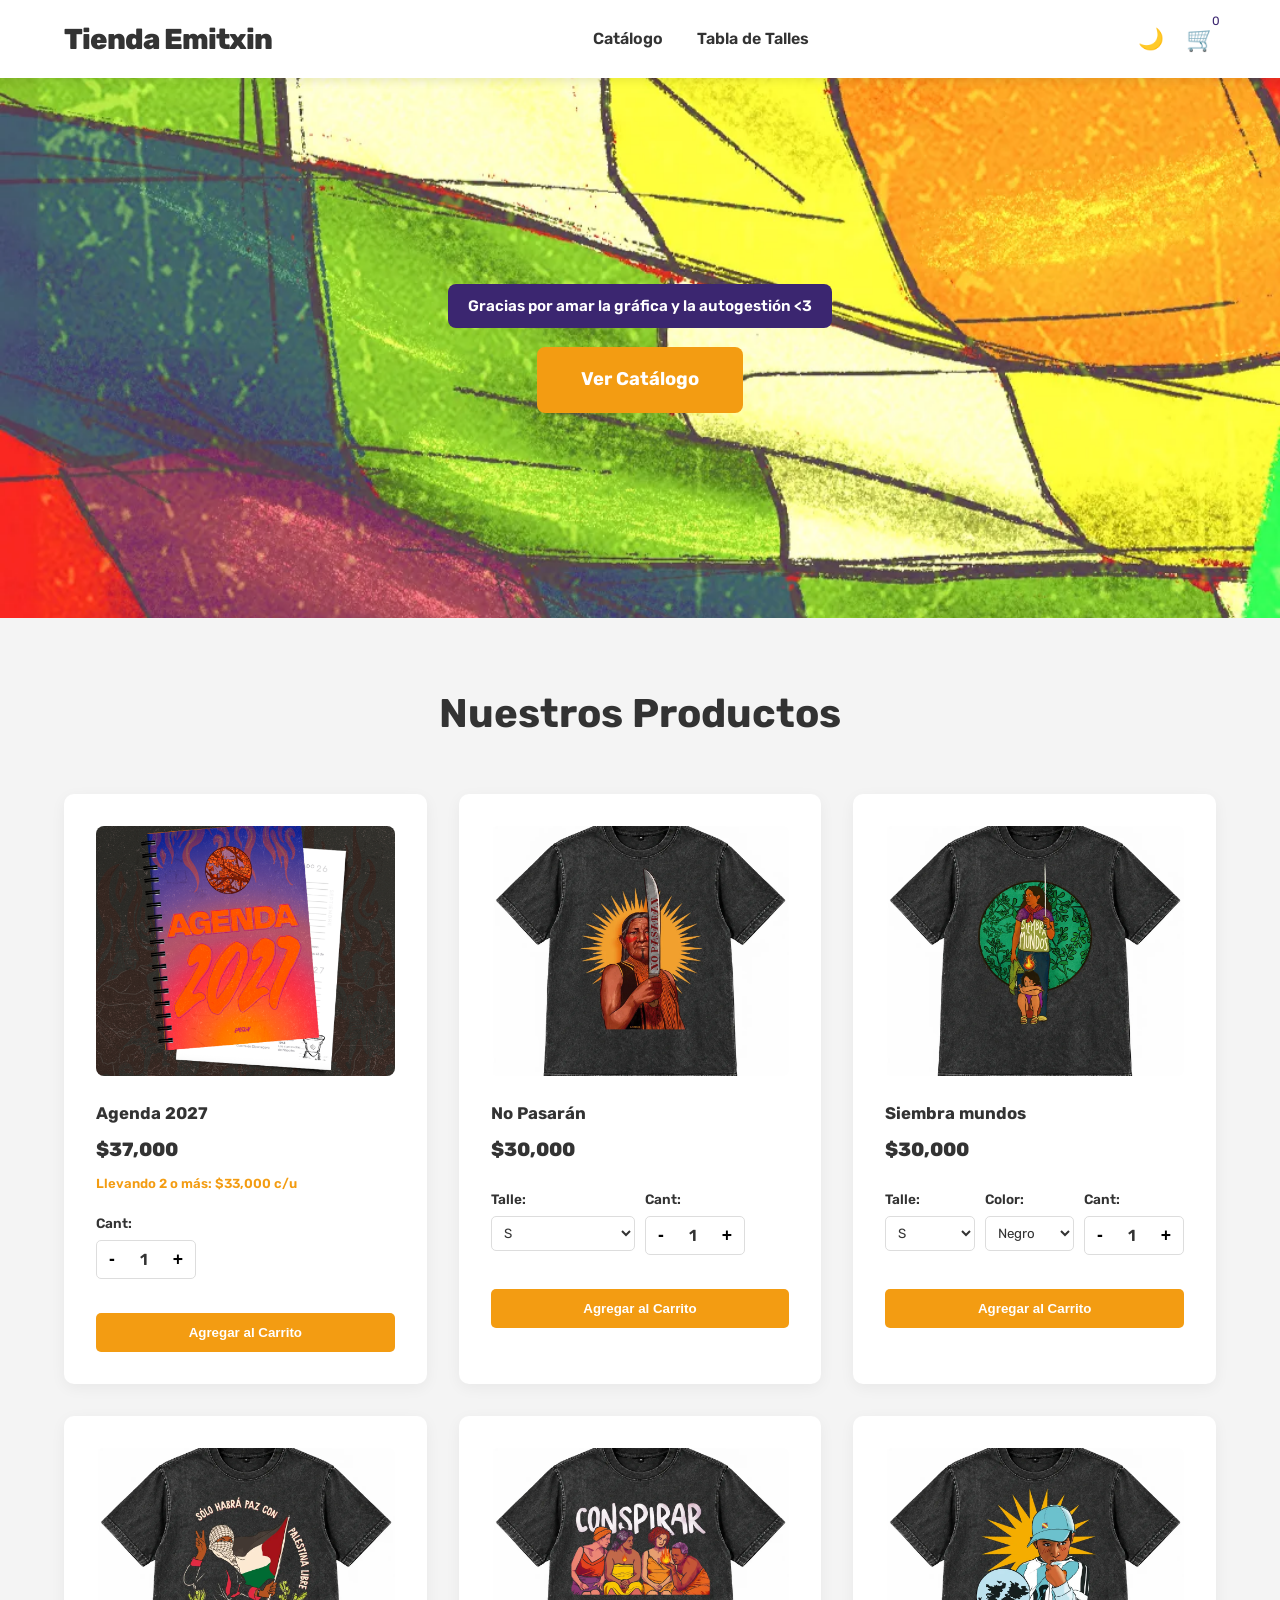
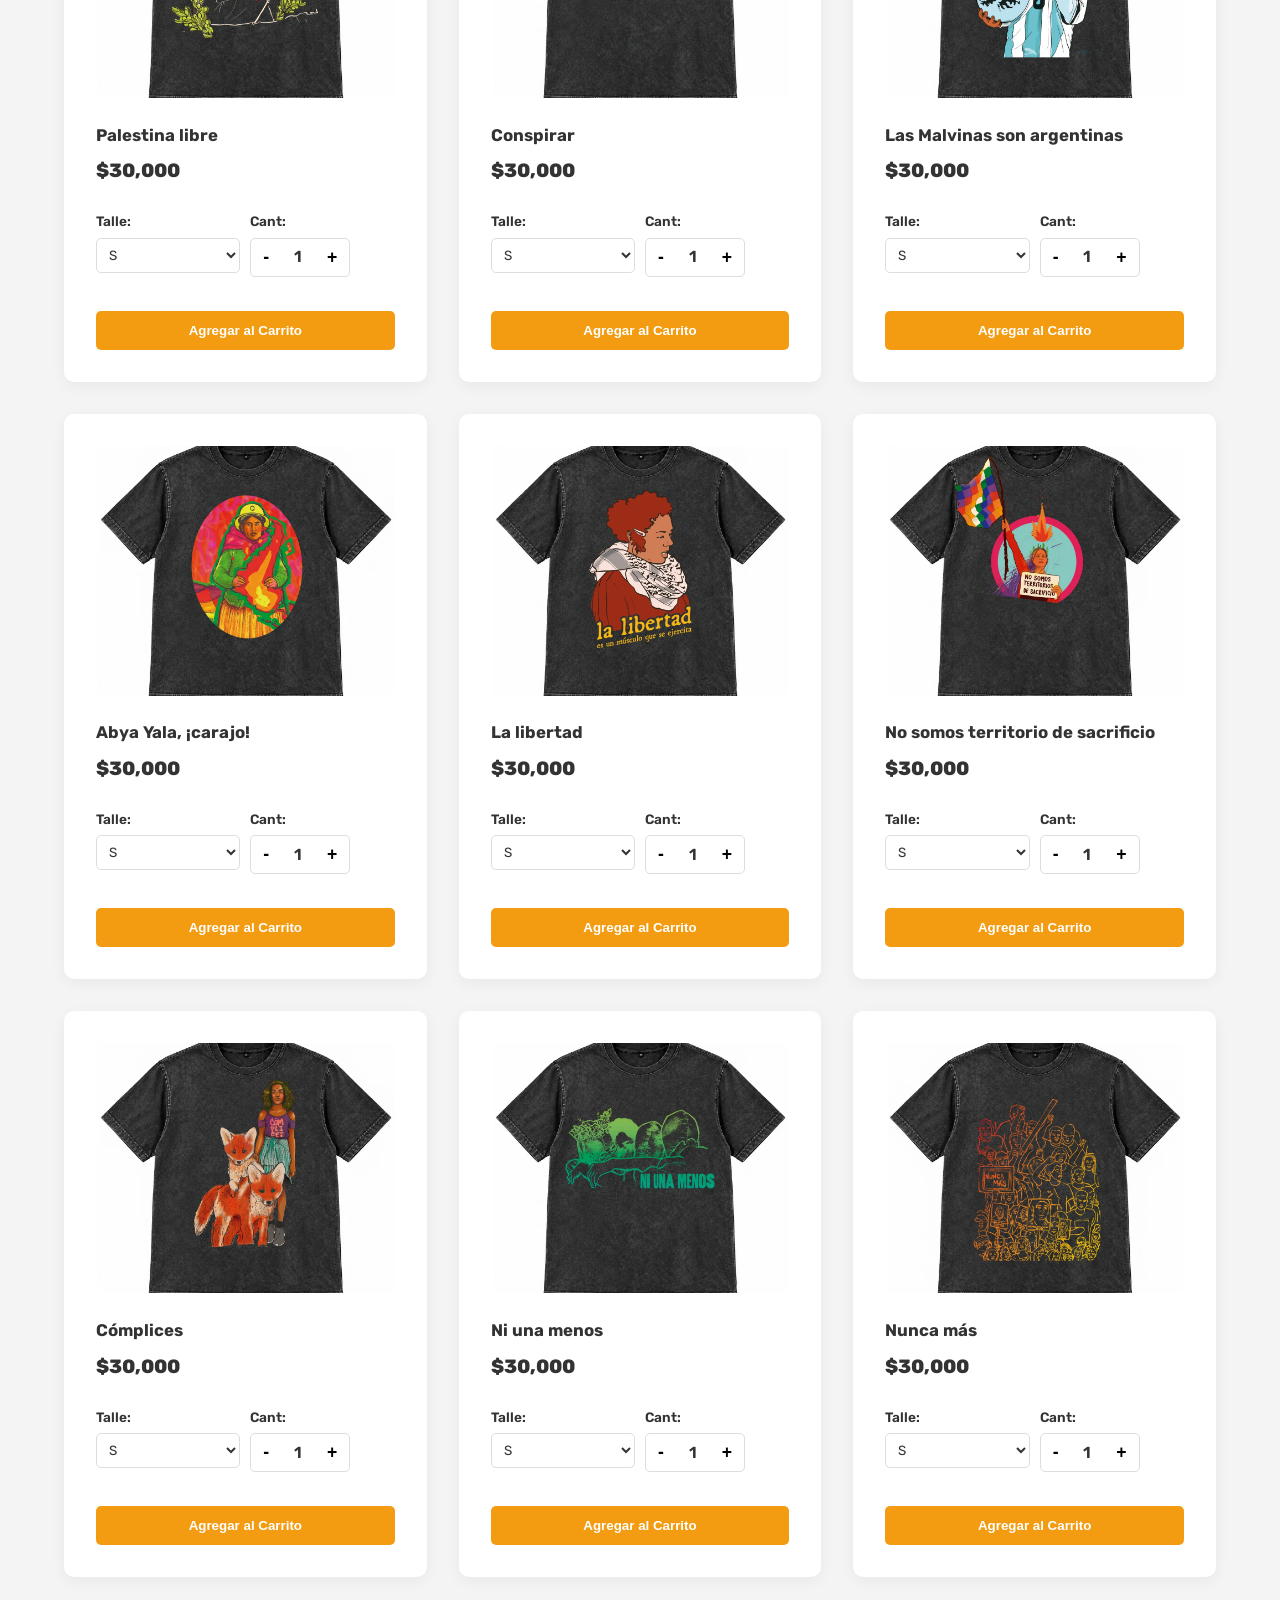
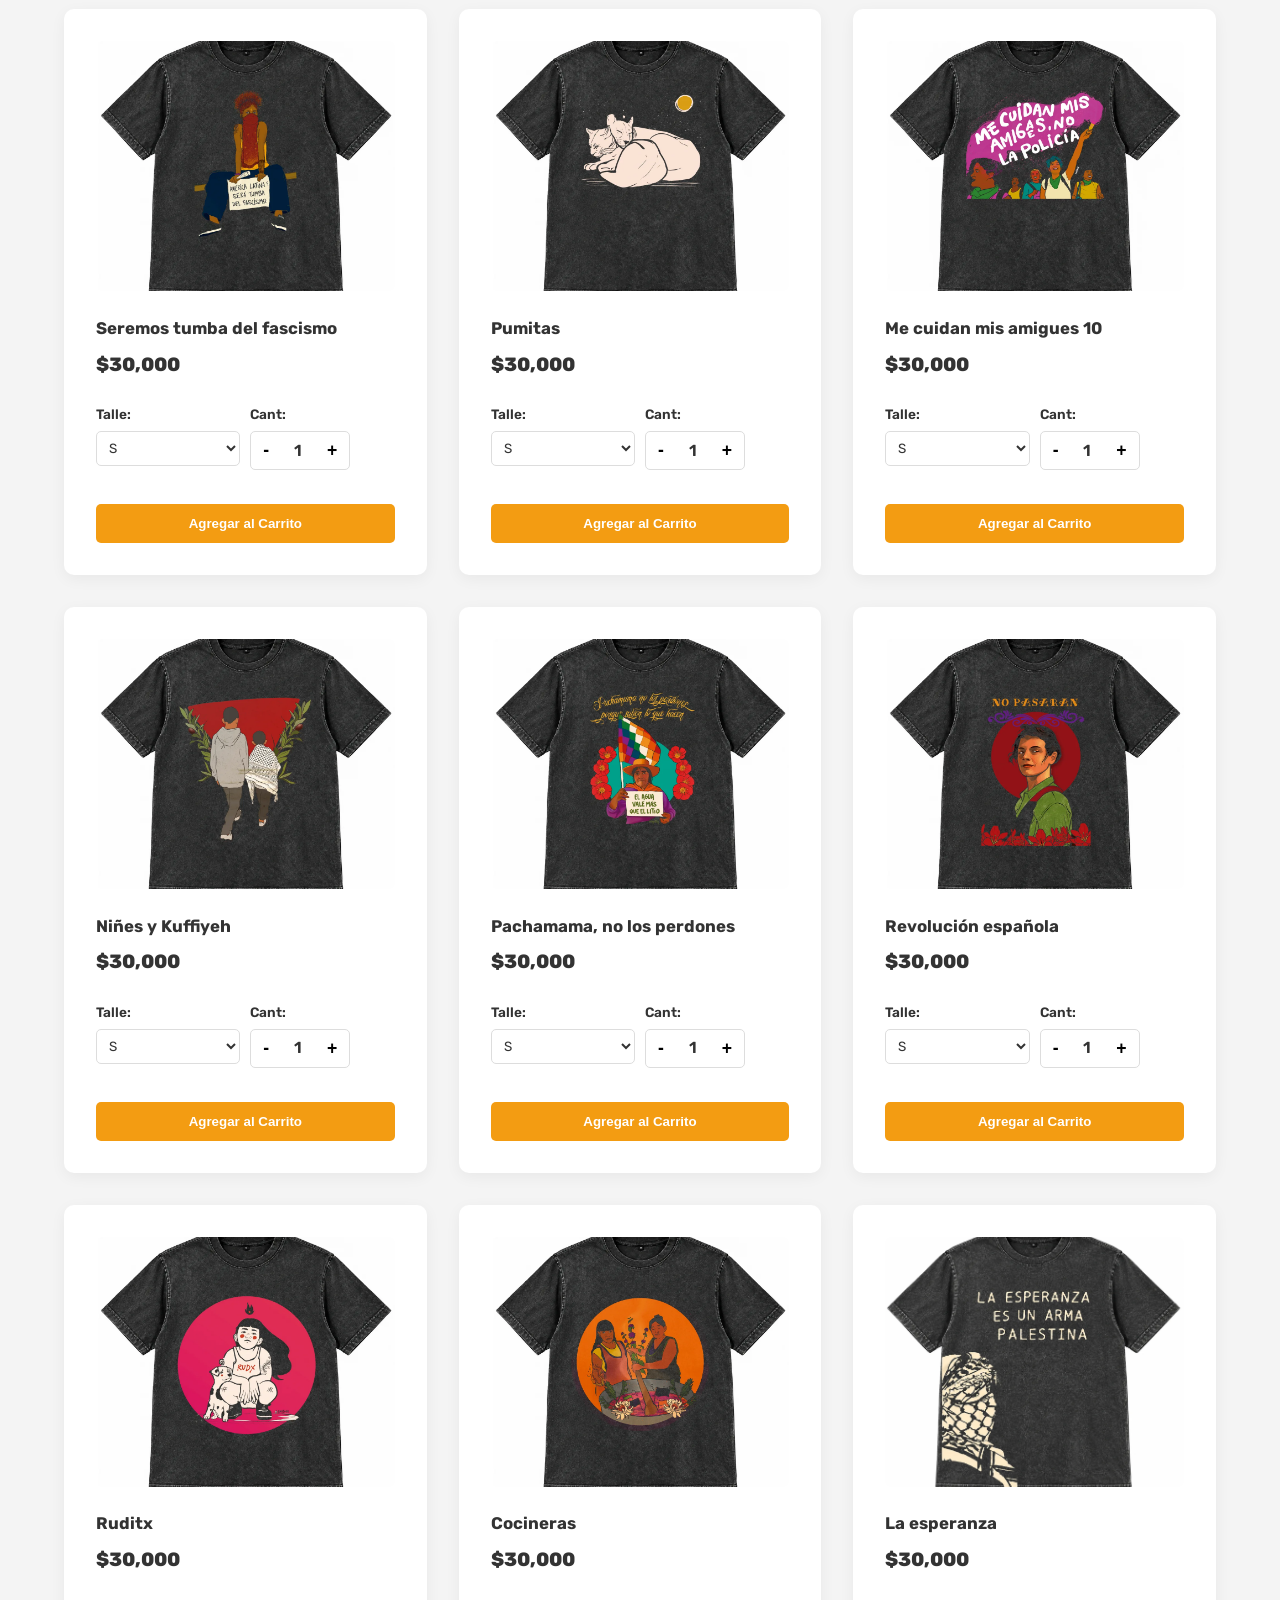
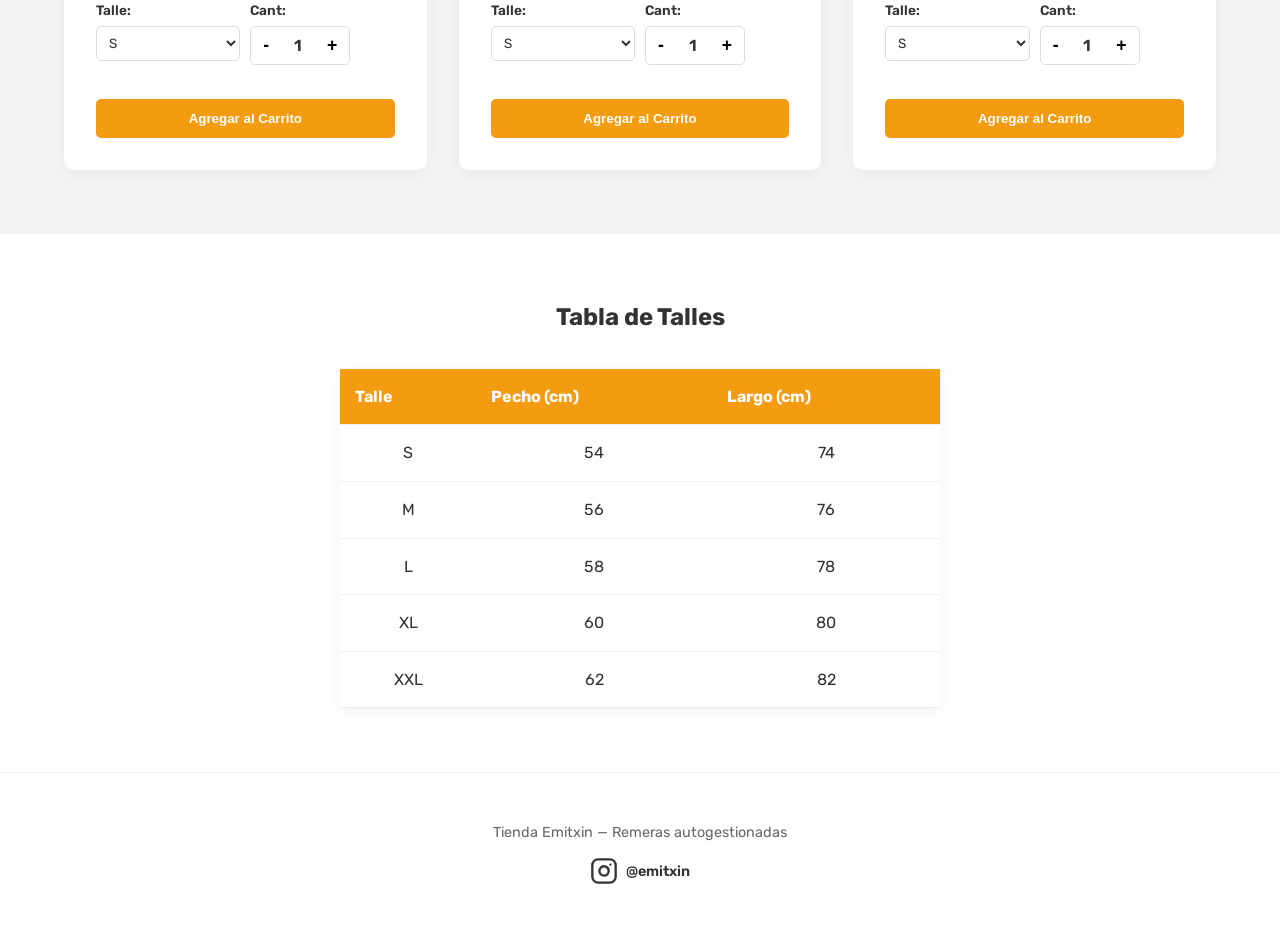
<file: index.html>
<!DOCTYPE html>
<html lang="es">

<head>
    <meta charset="UTF-8">
    <meta name="viewport" content="width=device-width, initial-scale=1.0">
    <title>Tienda Emitxin</title>
    <link rel="stylesheet" href="css/style.css">
    <link href="https://fonts.googleapis.com/css2?family=Rubik:wght@400;600;800&display=swap" rel="stylesheet">
</head>

<body>

    <!-- Navbar -->
<header class="navbar">
        <div class="logo">Tienda Emitxin</div>
        <div class="nav-links">
            <a href="#catalogo">Catálogo</a>
            <a href="#talles">Tabla de Talles</a>
        </div>
        <div class="nav-controls">
            <button id="theme-toggle" class="theme-toggle" title="Cambiar tema">🌙</button>
            <div class="cart-icon" id="open-cart">
                🛒 <span id="cart-count">0</span>
            </div>
        </div>
    </header>

    <!-- Hero con parallax -->
    <section class="hero-parallax" id="hero-parallax">
        <img src="img/hero.webp" alt="Imagen de la tienda">
        <div class="hero-content">
            <p>Gracias por amar la gráfica y la autogestión &lt;3</p>
            <a href="#catalogo" class="btn-primary">Ver Catálogo</a>
        </div>
    </section>

    <!-- Catálogo -->
    <section id="catalogo" class="catalog">
        <h2>Nuestros Productos</h2>
        <div class="product-grid" id="product-grid">
            <!-- Los productos se inyectan con JS -->
        </div>
    </section>

    <!-- Tabla de Talles -->
    <section id="talles" class="size-chart-section">
        <h2>Tabla de Talles</h2>
        <table class="size-chart">
            <thead>
                <tr>
                    <th>Talle</th>
                    <th>Pecho (cm)</th>
                    <th>Largo (cm)</th>
                </tr>
            </thead>
            <tbody>
                <tr>
                    <td>S</td>
                    <td>54</td>
                    <td>74</td>
                </tr>
                <tr>
                    <td>M</td>
                    <td>56</td>
                    <td>76</td>
                </tr>
                <tr>
                    <td>L</td>
                    <td>58</td>
                    <td>78</td>
                </tr>
                <tr>
                    <td>XL</td>
                    <td>60</td>
                    <td>80</td>
                </tr>
                <tr>
                    <td>XXL</td>
                    <td>62</td>
                    <td>82</td>
                </tr>
            </tbody>
        </table>
    </section>

    <!-- Footer -->
    <footer class="site-footer">
        <p>Tienda Emitxin — Remeras autogestionadas</p>
        <a href="https://www.instagram.com/emitxin/" target="_blank" rel="noopener" aria-label="Instagram">
            <svg xmlns="http://www.w3.org/2000/svg" width="28" height="28" viewBox="0 0 24 24" fill="none" stroke="currentColor" stroke-width="2" stroke-linecap="round" stroke-linejoin="round"><rect x="2" y="2" width="20" height="20" rx="5" ry="5"/><path d="M16 11.37A4 4 0 1 1 12.63 8 4 4 0 0 1 16 11.37z"/><line x1="17.5" y1="6.5" x2="17.51" y2="6.5"/></svg>
            <span>@emitxin</span>
        </a>
    </footer>

    <!-- Modal Carrito -->
    <div class="cart-overlay" id="cart-overlay"></div>
    <div class="cart-sidebar" id="cart-sidebar">
        <div class="cart-header">
            <h3>Mi Pedido</h3>
            <button id="close-cart">&times;</button>
        </div>
        <div class="cart-items" id="cart-items">
            <!-- Items del carrito -->
        </div>
        <div class="cart-footer">
            <div class="totals-box">
                <div class="totals-row"><span>Subtotal</span><span>$<span id="subtotal-price">0</span></span></div>
                <div class="totals-row"><span>Envío</span><span id="shipping-cost-label">$0</span></div>
                <div class="totals-row totals-total"><span>Total</span><span>$<span id="total-price">0</span></span>
                </div>
            </div>

            <div class="shipping-info" id="shipping-section">
                <h4>Datos de Envío</h4>
                <form id="shipping-form">
                    <input type="text" id="ship-name" placeholder="Nombre completo" required>
                    <input type="tel" id="ship-phone" placeholder="Teléfono" required>
                    <input type="email" id="ship-email" placeholder="E-mail" required>

                    <div class="delivery-methods">
                        <label class="delivery-option">
                            <input type="radio" name="delivery-mode" value="moto" checked>
                            <span>🛵 Envío a Córdoba</span>
                        </label>
                        <label class="delivery-option">
                            <input type="radio" name="delivery-mode" value="sucursal">
                            <span>🏢 Sucursal de Correo Argentino <em>($8000)</em></span>
                        </label>
                    </div>

                    <div class="delivery-moto" id="delivery-moto">
                        <input type="text" id="ship-address" placeholder="Dirección" required>
                        <p class="hint-box">🛵 Envío de moto dentro de la ciudad de Córdoba a pagar en destino</p>
                    </div>

                    <div class="delivery-sucursal" id="delivery-sucursal" style="display:none;">
                        <p class="hint-box">🏢 Envío a sucursal de Correo Argentino ($8.000) a todo el país.<br>
                            Encontrá el nombre de tu sucursal más cercana en este link:
                            <a href="https://www.correoargentino.com.ar/formularios/sucursales" target="_blank"
                                rel="noopener">Ver sucursales</a>
                        </p>
                        <select id="sucursal-provincia">
                            <option value="">Seleccioná Provincia</option>
                        </select>
                        <input type="text" id="sucursal-nombre" placeholder="Escribí el nombre de la sucursal" required>
                        <p class="sucursal-status" id="sucursal-status"></p>
                    </div>

                    <textarea id="ship-notes" placeholder="Aclaraciones (ej: piso, departamento)" rows="2"></textarea>
                </form>

                <div class="payment-info">
                    <p>DATOS DE PAGO:</p>
                    <ul>
                        <li>🏦 Transferencia Bancaria<br><span class="pay-details">Alias: <b>PILAREM</b> — Pilar Emilse
                                Martin</span></li>
                    </ul>
                </div>
            </div>

            <button id="checkout-whatsapp" class="btn-whatsapp">
                Enviar Pedido por WhatsApp
            </button>
            <p class="btn-helper" id="btn-helper">Agregá productos al carrito para poder enviar el pedido.</p>
        </div>
    </div>

    <script src="js/app.js"></script>
</body>

</html>
</file>
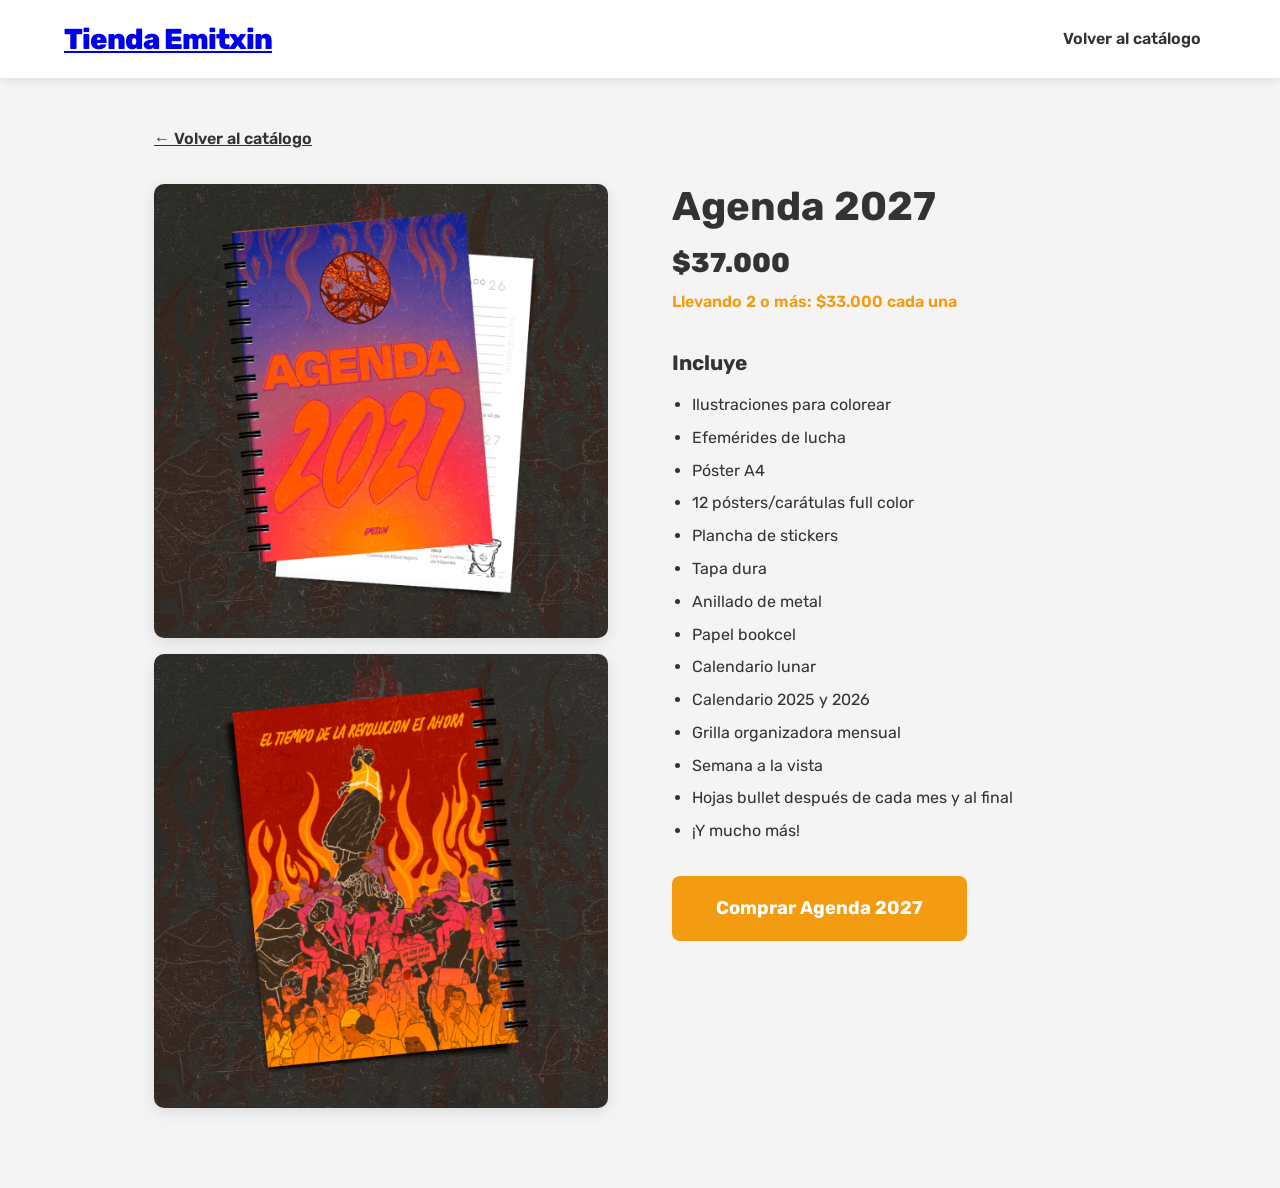
<file: agenda-2027.html>
<!DOCTYPE html>
<html lang="es">
<head>
    <meta charset="UTF-8">
    <meta name="viewport" content="width=device-width, initial-scale=1.0">
    <title>Agenda 2027 — Tienda Emitxin</title>
    <link rel="stylesheet" href="css/style.css">
    <link href="https://fonts.googleapis.com/css2?family=Rubik:wght@400;600;800&display=swap" rel="stylesheet">
</head>
<body>
    <header class="navbar">
        <a class="logo" href="index.html">Tienda Emitxin</a>
        <div class="nav-links"><a href="index.html#catalogo">Volver al catálogo</a></div>
    </header>
    <main class="agenda-detail">
        <a class="back-link" href="index.html#catalogo">← Volver al catálogo</a>
        <div class="agenda-detail-grid">
            <div class="agenda-gallery">
                <img src="img/agenda-2027-placeholder.png" alt="Agenda 2027">
                <img src="img/agenda-2027-placeholder-2.png" alt="Agenda 2027, segunda imagen">
            </div>
            <div>
                <h1>Agenda 2027</h1>
                <p class="agenda-price">$37.000</p>
                <p class="agenda-offer">Llevando 2 o más: $33.000 cada una</p>
                <h2>Incluye</h2>
                <ul>
                    <li>Ilustraciones para colorear</li>
                    <li>Efemérides de lucha</li>
                    <li>Póster A4</li>
                    <li>12 pósters/carátulas full color</li>
                    <li>Plancha de stickers</li>
                    <li>Tapa dura</li>
                    <li>Anillado de metal</li>
                    <li>Papel bookcel</li>
                    <li>Calendario lunar</li>
                    <li>Calendario 2025 y 2026</li>
                    <li>Grilla organizadora mensual</li>
                    <li>Semana a la vista</li>
                    <li>Hojas bullet después de cada mes y al final</li>
                    <li>¡Y mucho más!</li>
                </ul>
                <a class="btn-primary" href="index.html#catalogo">Comprar Agenda 2027</a>
            </div>
        </div>
    </main>
</body>
</html>
</file>
<file: css/style.css>
:root {
    --primary-color: #000000;
    --secondary-color: #ffffff;
    --accent-color: #f39c12;
    --bg-color: #f4f4f4;
    --card-bg: #ffffff;
    --text-dark: #333333;
    --text-secondary: #666666;
    --text-muted: #888888;
    --border-color: #dddddd;
    --border-soft: #eeeeee;
    --surface: #ffffff;
    --surface-soft: #f9f9f9;
    --surface-hover: #f0f0f0;
    --hint-bg: #eef6ff;
    --hint-border: #cfe4f7;
    --disabled-bg: #cccccc;
    --disabled-text: #777777;
    --add-btn-bg: #f39c12;
    --add-btn-hover: #d98200;
    --text-light: #ffffff;
    --whatsapp-green: #25d366;
    --shadow: rgba(0,0,0,0.1);
    --transition: all 0.3s ease;
}

/* ====== TEMA OSCURO (violeta) ====== */
html[data-theme="dark"] {
    --primary-color: #ffffff;
    --secondary-color: #1a1028;
    --bg-color: #120a20;
    --card-bg: #1a1028;
    --text-dark: #f0eafc;
    --text-secondary: #c4b8e0;
    --text-muted: #9b8fc0;
    --border-color: #4a3a70;
    --border-soft: #2e2148;
    --surface: #231744;
    --surface-soft: #150d26;
    --surface-hover: #2c1f52;
    --hint-bg: #2a1b44;
    --hint-border: #3f2a68;
    --disabled-bg: #3a2c5c;
    --disabled-text: #8f82b0;
    --add-btn-bg: #14532d;
    --add-btn-hover: #166534;
    --text-light: #ffffff;
    --shadow: rgba(0,0,0,0.5);
}

* {
    margin: 0;
    padding: 0;
    box-sizing: border-box;
}

body {
    font-family: 'Rubik', sans-serif;
    background-color: var(--bg-color);
    color: var(--text-dark);
    line-height: 1.6;
    overflow-x: hidden;
    transition: background-color 0.3s ease, color 0.3s ease;
}

/* Navbar */
.navbar {
    display: flex;
    justify-content: space-between;
    align-items: center;
    padding: 1rem 5%;
    background: var(--secondary-color);
    position: sticky;
    top: 0;
    z-index: 1000;
    box-shadow: 0 2px 10px rgba(0,0,0,0.1);
}

.logo {
    font-size: 1.8rem;
    font-weight: 800;
    letter-spacing: -1px;
}

.nav-links a {
    text-decoration: none;
    color: var(--text-dark);
    margin: 0 15px;
    font-weight: 600;
    transition: var(--transition);
}

.nav-links a:hover {
    color: var(--accent-color);
}

.cart-icon {
    font-size: 1.5rem;
    cursor: pointer;
    position: relative;
}

.cart-icon.cart-pop {
    animation: cartPop 0.4s ease;
}

@keyframes cartPop {
    0% { transform: scale(1); }
    40% { transform: scale(1.35); }
    100% { transform: scale(1); }
}

.theme-toggle {
    background: none;
    border: none;
    font-size: 1.3rem;
    cursor: pointer;
    padding: 4px 8px;
    border-radius: 50%;
    transition: var(--transition);
}

.theme-toggle:hover {
    background: var(--surface-hover);
}

.nav-controls {
    display: flex;
    align-items: center;
    gap: 14px;
}

#cart-count {
    background: var(--badge-bg, #ffffff);
    color: var(--badge-text, #3b2670);
    font-size: 0.75rem;
    padding: 2px 6px;
    border-radius: 50%;
    position: absolute;
    top: -10px;
    right: -10px;
}

/* Hero con parallax (transform por JS) */
.hero-parallax {
    position: relative;
    height: 60vh;
    overflow: hidden;
    display: flex;
    align-items: center;
    justify-content: center;
    text-align: center;
    color: var(--text-light);
    padding: 0 20px;
}

.hero-parallax > img {
    position: absolute;
    left: 0;
    top: -20%;
    width: 100%;
    height: 140%;
    object-fit: cover;
    will-change: transform;
    transform: translateY(var(--parallax-offset, 0));
}

.hero-parallax .hero-content {
    position: relative;
    z-index: 2;
}

.hero-content {
    display: flex;
    flex-direction: column;
    align-items: center;
}

.hero-content p {
    display: inline-block;
    font-size: 0.95rem;
    font-weight: 600;
    margin-bottom: 1.2rem;
    color: #ffffff;
    background: #3b2670;
    padding: 10px 20px;
    border-radius: 8px;
}

.btn-primary {
    padding: 18px 44px;
    font-size: 1.15rem;
    background: var(--cta-bg, var(--accent-color));
    color: var(--text-light);
    text-decoration: none;
    border-radius: 8px;
    font-weight: 700;
    transition: var(--transition);
    display: inline-block;
    margin-top: 0;
}

.btn-primary:hover {
    background: var(--accent-color);
}

html[data-theme="dark"] .btn-primary {
    --cta-bg: #3b2670;
}

/* Catalogo */
.catalog {
    padding: 4rem 5%;
    text-align: center;
}

.catalog h2 {
    font-size: 2.5rem;
    margin-bottom: 3rem;
}

.product-grid {
    display: grid;
    grid-template-columns: repeat(auto-fit, minmax(300px, 1fr));
    gap: 2rem;
}

.product-card {
    background: var(--card-bg);
    border-radius: 10px;
    padding: 2rem;
    box-shadow: 0 4px 15px rgba(0,0,0,0.05);
    transition: var(--transition);
    text-align: left;
}

.product-card:hover {
    transform: translateY(-5px);
    box-shadow: 0 8px 25px rgba(0,0,0,0.1);
}

.product-card img {
    width: 100%;
    height: 250px;
    object-fit: cover;
    border-radius: 8px;
    margin-bottom: 1rem;
}

.product-detail-link {
    display: block;
}

.product-title a {
    color: inherit;
    text-decoration: none;
}

.product-title a:hover {
    color: var(--accent-color);
}

.product-title {
    font-size: 1.05rem;
    font-weight: 700;
    margin-bottom: 0.5rem;
    white-space: nowrap;
    overflow: hidden;
    text-overflow: ellipsis;
}

.product-price {
    font-size: 1.2rem;
    color: var(--text-dark);
    font-weight: 800;
    margin-bottom: 1.5rem;
}

.bulk-discount {
    color: var(--add-btn-bg);
    font-size: 0.82rem;
    font-weight: 600;
    margin: -1rem 0 1.2rem;
}

/* Página Agenda 2027 */
.agenda-detail {
    max-width: 1100px;
    margin: 0 auto;
    padding: 3rem 5% 5rem;
}

.back-link {
    display: inline-block;
    color: var(--text-dark);
    font-weight: 600;
    margin-bottom: 2rem;
}

.agenda-detail-grid {
    display: grid;
    grid-template-columns: minmax(280px, 1fr) minmax(280px, 1fr);
    gap: 4rem;
    align-items: start;
}

.agenda-gallery {
    display: grid;
    gap: 1rem;
}

.agenda-gallery img {
    width: 100%;
    max-width: 520px;
    border-radius: 10px;
    box-shadow: 0 4px 15px var(--shadow);
}

.agenda-gallery p {
    color: var(--text-secondary);
    font-size: 0.9rem;
    margin-top: 0.75rem;
}

.agenda-detail h1 {
    font-size: 2.5rem;
    line-height: 1.15;
    margin-bottom: 0.75rem;
}

.agenda-price {
    font-size: 1.7rem;
    font-weight: 800;
}

.agenda-offer {
    color: var(--add-btn-bg);
    font-weight: 600;
    margin: 0.25rem 0 2rem;
}

.agenda-detail h2 {
    font-size: 1.3rem;
    margin-bottom: 0.75rem;
}

.agenda-detail ul {
    margin: 0 0 2rem 1.25rem;
}

.agenda-detail li {
    margin-bottom: 0.45rem;
}

@media (max-width: 700px) {
    .agenda-detail-grid {
        grid-template-columns: 1fr;
        gap: 2rem;
    }
}

.product-options {
    margin-bottom: 1.5rem;
}

.option-row {
    display: flex;
    gap: 10px;
}

.option-group {
    flex: 1;
    margin-bottom: 10px;
}

.center-row {
    justify-content: center;
    margin-top: 10px;
}

.product-options label {
    display: block;
    margin-bottom: 0.3rem;
    font-weight: 600;
    font-size: 0.85rem;
}

.product-options select {
    width: 100%;
    padding: 8px;
    border: 1px solid var(--border-color);
    border-radius: 5px;
    background: var(--surface);
    color: var(--text-dark);
    font-family: inherit;
    cursor: pointer;
}

.qty-selector {
    display: inline-block;
}

.qty-controls {
    display: flex;
    align-items: center;
    border: 1px solid var(--border-color);
    border-radius: 5px;
    background: var(--surface);
    width: 100px;
    justify-content: space-between;
}

.qty-controls button {
    background: none;
    border: none;
    padding: 8px 12px;
    cursor: pointer;
    font-weight: bold;
    font-size: 1.1rem;
    transition: 0.2s;
}

.qty-controls button:hover {
    background-color: var(--surface-hover);
}

.qty-controls span {
    font-weight: 600;
    min-width: 20px;
    text-align: center;
}

.btn-add {
    width: 100%;
    padding: 12px;
    background: var(--add-btn-bg, var(--primary-color));
    color: var(--text-light);
    border: none;
    border-radius: 5px;
    font-weight: 600;
    cursor: pointer;
    transition: var(--transition);
}

.btn-add:hover {
    background: var(--add-btn-hover, var(--text-secondary));
}

/* Tabla de Talles */
.size-chart-section {
    padding: 4rem 5%;
    background: var(--secondary-color);
    text-align: center;
}

.size-chart-section h2 {
    margin-bottom: 2rem;
}

.size-chart {
    width: 100%;
    max-width: 600px;
    margin: 0 auto;
    border-collapse: collapse;
    background: var(--card-bg);
    box-shadow: 0 4px 15px rgba(0,0,0,0.05);
}

.size-chart th, .size-chart td {
    padding: 15px;
    border-bottom: 1px solid var(--border-soft);
}

.size-chart th {
    background: var(--add-btn-bg, var(--accent-color));
    color: var(--text-light);
    text-align: left;
}

.size-chart tr:hover {
    background: var(--surface-soft);
}

/* Carrito Sidebar */
.cart-overlay {
    position: fixed;
    top: 0;
    left: 0;
    width: 100%;
    height: 100%;
    background: rgba(0,0,0,0.5);
    z-index: 1500;
    opacity: 0;
    visibility: hidden;
    transition: var(--transition);
}

.cart-overlay.active {
    opacity: 1;
    visibility: visible;
}

.cart-sidebar {
    position: fixed;
    top: 0;
    right: -400px;
    width: 380px;
    max-width: 90%;
    height: 100vh;
    height: 100dvh;
    background: var(--secondary-color);
    z-index: 2000;
    overflow-y: auto;
    overscroll-behavior: contain;
    transition: 0.4s cubic-bezier(0.25, 1, 0.5, 1);
    box-shadow: -5px 0 15px var(--shadow);
}

.cart-sidebar.active {
    right: 0;
}

.cart-header {
    display: flex;
    justify-content: space-between;
    align-items: center;
    padding: 1.5rem;
    border-bottom: 1px solid var(--border-soft);
}

.cart-header h3 {
    margin: 0;
}

#close-cart {
    background: none;
    border: none;
    color: var(--accent-color);
    font-size: 1.5rem;
    cursor: pointer;
}

.cart-items {
    padding: 1.5rem;
}

.cart-item {
    margin-bottom: 1rem;
    border-bottom: 1px solid var(--border-soft);
    padding-bottom: 1rem;
}

.cart-item-info h4 {
    margin: 0 0 0.5rem 0;
    font-size: 0.95rem;
}

.cart-item-size {
    font-weight: 600;
    color: var(--text-secondary);
}

.cart-item-controls {
    display: flex;
    align-items: center;
    gap: 12px;
}

.cart-item-controls .qty-controls {
    width: 92px;
}

.cart-item-total {
    font-weight: 700;
    font-size: 0.9rem;
    color: var(--text-dark);
}

.cart-item-remove {
    margin-left: auto;
    background: none;
    border: none;
    color: #e74c3c;
    font-size: 0.78rem;
    font-family: inherit;
    cursor: pointer;
    padding: 0;
}

.cart-item-controls .qty-controls button {
    padding: 5px 10px;
}

.cart-footer {
    padding: 1rem 1.2rem max(1.2rem, env(safe-area-inset-bottom));
    background: var(--surface-soft);
    border-top: 1px solid var(--border-soft);
}

.cart-footer .shipping-info {
    margin-bottom: 1rem;
}

/* Site Footer */
.site-footer {
    text-align: center;
    padding: 3rem 1rem 2.5rem;
    background: var(--surface);
    border-top: 1px solid var(--border-soft);
    color: var(--text-secondary);
    font-size: 0.9rem;
}

.site-footer a {
    display: inline-flex;
    align-items: center;
    gap: 8px;
    margin-top: 0.8rem;
    color: var(--text-dark);
    text-decoration: none;
    font-weight: 600;
    transition: var(--transition);
}

.site-footer a:hover {
    color: #E1306C;
}

.site-footer a svg {
    flex-shrink: 0;
}

.btn-whatsapp:disabled,
.btn-whatsapp.btn-disabled {
    background: var(--disabled-bg);
    color: var(--disabled-text);
    cursor: not-allowed;
}

.btn-helper {
    font-size: 0.75rem;
    color: var(--text-muted);
    text-align: center;
    margin-top: 0.5rem;
}

.shipping-info {
    margin-bottom: 1rem;
    display: block;
}

.shipping-info h4 {
    margin-bottom: 0.6rem;
    font-size: 1rem;
    font-weight: 800;
}

.shipping-info input,
.shipping-info select,
.shipping-info textarea {
    width: 100%;
    padding: 9px 10px;
    margin-bottom: 0.5rem;
    border: 1px solid var(--border-color);
    border-radius: 5px;
    font-family: inherit;
    font-size: 0.9rem;
    background: var(--surface);
    color: var(--text-dark);
    cursor: pointer;
}

.delivery-methods {
    display: flex;
    flex-direction: column;
    gap: 6px;
    margin-bottom: 0.7rem;
}

.delivery-option {
    flex: 1;
}

.delivery-option input {
    display: none;
}

.delivery-option span {
    display: block;
    text-align: center;
    padding: 9px;
    border: 1px solid var(--border-color);
    border-radius: 5px;
    font-size: 0.82rem;
    font-weight: 600;
    cursor: pointer;
    transition: var(--transition);
    background: var(--surface);
}

.delivery-option em {
    display: block;
    font-style: normal;
    font-size: 0.72rem;
    font-weight: 400;
    color: var(--text-muted);
    margin-top: 2px;
}

.delivery-option input:checked + span {
    background: var(--primary-color);
    color: var(--text-light);
    border-color: var(--primary-color);
}

html[data-theme="dark"] .delivery-option input:checked + span {
    background: var(--add-btn-bg, #14532d);
    border-color: var(--add-btn-bg, #14532d);
}

.delivery-option input:checked + span em {
    color: var(--text-secondary);
}

.delivery-moto,
.delivery-sucursal {
    margin-bottom: 0.5rem;
}

.hint-box {
    font-size: 0.75rem;
    color: var(--text-secondary);
    background: var(--hint-bg);
    border: 1px solid var(--hint-border);
    border-radius: 5px;
    padding: 7px 9px;
    margin-bottom: 0.6rem;
}

.hint-box a {
    color: #0a66c2;
    font-weight: 700;
    text-decoration: underline;
}

.sucursal-status {
    font-size: 0.72rem;
    color: #e67e22;
    margin-top: 0.2rem;
    font-weight: 600;
}

.sucursal-status.is-api {
    color: #27ae60;
}

/* Totales con desglose */
.totals-box {
    border: 1px solid var(--border-soft);
    border-radius: 6px;
    background: var(--surface);
    padding: 10px 12px;
    margin-bottom: 1rem;
}

.totals-row {
    display: flex;
    justify-content: space-between;
    font-size: 0.9rem;
    padding: 3px 0;
    color: var(--text-secondary);
}

.totals-total {
    font-size: 1.15rem;
    font-weight: 800;
    color: var(--text-dark);
    border-top: 1px solid var(--border-soft);
    padding-top: 7px;
    margin-top: 3px;
}

.shipping-info input:focus,
.shipping-info select:focus,
.shipping-info textarea:focus {
    outline: none;
    border-color: var(--primary-color);
}

.payment-info {
    background: var(--surface);
    border: 1px dashed var(--border-color);
    border-radius: 5px;
    padding: 0.6rem 0.8rem;
    margin-bottom: 0.7rem;
}

.payment-info p {
    font-weight: 800;
    font-size: 0.8rem;
    margin-bottom: 0.2rem;
}

.payment-info ul {
    list-style: none;
    padding: 0;
    display: flex;
    gap: 10px;
    flex-wrap: wrap;
}

.payment-info li {
    font-size: 0.8rem;
    background: var(--bg-color);
    padding: 5px 10px;
    border-radius: 10px;
    font-weight: 600;
}

.pay-details {
    font-size: 0.72rem;
    font-weight: 400;
    color: var(--text-secondary);
}

.checkbox-container {
    display: flex;
    align-items: flex-start;
    gap: 8px;
    font-size: 0.8rem;
    margin-bottom: 0.8rem;
    cursor: pointer;
}

.checkbox-container input {
    width: auto;
    margin-top: 2px;
    cursor: pointer;
}

.btn-whatsapp {
    width: 100%;
    padding: 13px 15px;
    background: var(--whatsapp-green);
    color: var(--text-light);
    border: none;
    border-radius: 5px;
    font-weight: 600;
    font-size: 1rem;
    font-family: inherit;
    cursor: pointer;
    transition: var(--transition);
    display: flex;
    justify-content: center;
    align-items: center;
    gap: 10px;
}

.btn-whatsapp:hover {
    background: #20bd5a;
}

/* ====== RESPONSIVE ====== */

/* Tablet y pantallas medianas */
@media (max-width: 1024px) {
    .hero-parallax { height: 50vh; }
    .product-grid { grid-template-columns: repeat(auto-fit, minmax(260px, 1fr)); }
}

/* Móvil */
@media (max-width: 768px) {
    .navbar { padding: 0.8rem 4%; }
    .logo { font-size: 1.4rem; }
    .nav-links { gap: 10px; }
    .nav-links a { font-size: 0.85rem; margin: 0; }

    .catalog, .size-chart-section { padding: 2.5rem 4%; }
    .catalog h2, .size-chart-section h2 { font-size: 1.8rem; margin-bottom: 2rem; }

    .product-grid { grid-template-columns: repeat(auto-fit, minmax(160px, 1fr)); gap: 1rem; }
    .product-card { padding: 1rem; }
    .product-card img { height: 180px; }
    .product-title { font-size: 0.9rem; }
    .product-price { font-size: 1.05rem; margin-bottom: 1rem; }

    .option-row { flex-direction: column; gap: 6px; }
    .qty-selector { display: block; }
    .qty-controls { margin: 0 auto; }

    .size-chart th, .size-chart td { padding: 12px; font-size: 0.9rem; }

    .cart-sidebar { width: 100%; max-width: 100%; }

    .cart-item { align-items: flex-start; }
    .cart-item-controls { flex-wrap: wrap; align-items: center; }
}

/* Móvil pequeño */
@media (max-width: 480px) {
    .logo { font-size: 1.2rem; }
    .nav-links a { font-size: 0.72rem; }
    .product-grid { grid-template-columns: 1fr; }
    .product-card img { height: 220px; }

    .payment-info ul { flex-direction: column; gap: 6px; }
}
</file>
